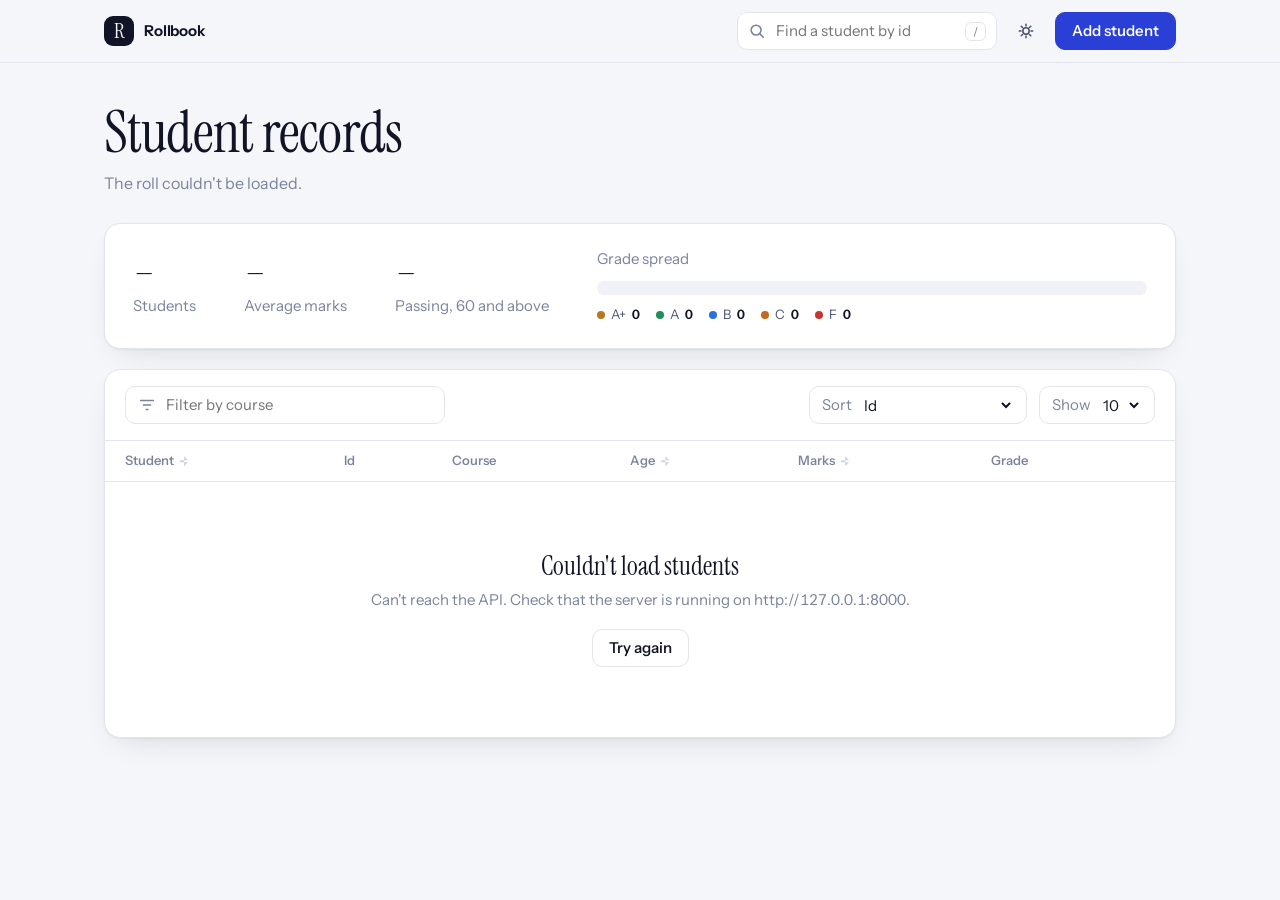
<file: index.html>
<!doctype html>
<html lang="en">
<head>
  <meta charset="utf-8" />
  <meta name="viewport" content="width=device-width, initial-scale=1" />
  <title>Rollbook · Student records</title>
  <script>
    // Apply the saved theme before paint to avoid a flash
    (function () {
      var t = null;
      try { t = localStorage.getItem("rollbook-theme"); } catch (e) {}
      if (!t) t = matchMedia("(prefers-color-scheme: dark)").matches ? "dark" : "light";
      document.documentElement.dataset.theme = t;
    })();
  </script>
  <link rel="preconnect" href="https://fonts.googleapis.com" />
  <link rel="preconnect" href="https://fonts.gstatic.com" crossorigin />
  <link href="https://fonts.googleapis.com/css2?family=Instrument+Sans:wght@400..700&family=Instrument+Serif&display=swap" rel="stylesheet" />
  <style>
/* Rollbook: design tokens first, then base, layout and components */
:root {
  --bg: #f5f6fa; --surface: #ffffff; --surface-2: #f0f2f8;
  --ink: #101426; --ink-2: #4a5270; --ink-3: #7a829d; --line: #e2e5ee;
  --brand: #2a3fd6; --brand-ink: #ffffff; --brand-hover: #2133b8;
  --danger: #c8372d;
  --g-ap: #b7791f; --g-a: #1e8e5a; --g-b: #2a6fdb; --g-c: #c26a1b; --g-f: #c8372d;
  --av-l: 38%;
  --shadow: 0 1px 2px rgb(16 20 38 / .05), 0 12px 32px -16px rgb(16 20 38 / .18);
  --serif: "Instrument Serif", Georgia, serif;
  --sans: "Instrument Sans", system-ui, -apple-system, "Segoe UI", sans-serif;
  color-scheme: light;
}
:root[data-theme="dark"] {
  --bg: #0b0e19; --surface: #131828; --surface-2: #1a2036;
  --ink: #eef0f8; --ink-2: #aab1cc; --ink-3: #7c84a3; --line: #252c45;
  --brand: #8392ff; --brand-ink: #0b0e19; --brand-hover: #a0acff;
  --danger: #ff8a80;
  --g-ap: #f2c46b; --g-a: #5bd69a; --g-b: #7fb0ff; --g-c: #ffa95c; --g-f: #ff8a80;
  --av-l: 74%;
  --shadow: 0 1px 2px rgb(0 0 0 / .4), 0 12px 32px -16px rgb(0 0 0 / .6);
  color-scheme: dark;
}

*, *::before, *::after { box-sizing: border-box; }
body { margin: 0; background: var(--bg); color: var(--ink); font: 15px/1.5 var(--sans); -webkit-font-smoothing: antialiased; }
h1, h2, h3, p { margin: 0; }
button, input, select { font: inherit; color: inherit; }
button { cursor: pointer; }
svg { width: 18px; height: 18px; fill: none; stroke: currentColor; stroke-width: 1.7; stroke-linecap: round; stroke-linejoin: round; flex: none; }
:focus-visible { outline: 2px solid var(--brand); outline-offset: 2px; }
.muted { color: var(--ink-3); }
.fine { font-size: 13px; }
.sr-only { position: absolute; width: 1px; height: 1px; overflow: hidden; clip: rect(0 0 0 0); white-space: nowrap; }

/* ---------- top bar ---------- */
.topbar { position: sticky; top: 0; z-index: 10; background: color-mix(in srgb, var(--bg) 85%, transparent); backdrop-filter: blur(12px); border-bottom: 1px solid var(--line); }
.topbar-inner { max-width: 1120px; margin: 0 auto; padding: 12px 24px; display: flex; align-items: center; gap: 12px; }
.brand { display: flex; align-items: center; gap: 10px; font-weight: 650; letter-spacing: -.01em; margin-right: auto; }
.mark { display: grid; place-items: center; width: 30px; height: 30px; border-radius: 9px; background: var(--ink); color: var(--bg); font: 400 21px/1 var(--serif); }

.lookup { display: flex; align-items: center; gap: 8px; width: 260px; height: 38px; padding: 0 10px; border: 1px solid var(--line); border-radius: 10px; background: var(--surface); color: var(--ink-3); }
.lookup:focus-within { border-color: var(--brand); box-shadow: 0 0 0 3px color-mix(in srgb, var(--brand) 18%, transparent); }
.lookup input { flex: 1; min-width: 0; border: 0; outline: 0; background: none; color: var(--ink); }
kbd { font: 12px var(--sans); padding: 1px 7px; border: 1px solid var(--line); border-radius: 6px; color: var(--ink-3); }

/* ---------- buttons ---------- */
.btn { height: 38px; padding: 0 16px; border-radius: 10px; border: 1px solid var(--line); background: var(--surface); font-weight: 550; transition: background .15s, border-color .15s; }
.btn:hover:not(:disabled) { background: var(--surface-2); }
.btn.primary { background: var(--brand); border-color: var(--brand); color: var(--brand-ink); }
.btn.primary:hover:not(:disabled) { background: var(--brand-hover); border-color: var(--brand-hover); }
.btn.ghost { background: transparent; }
.btn.danger { background: var(--danger); border-color: var(--danger); color: #fff; }
:root[data-theme="dark"] .btn.danger { color: #1a0a09; }
.btn:disabled { opacity: .55; cursor: not-allowed; }
.icon-btn { display: inline-grid; place-items: center; width: 34px; height: 34px; border: 0; border-radius: 9px; background: none; color: var(--ink-2); }
.icon-btn:hover { background: var(--surface-2); color: var(--ink); }
.icon-btn.danger:hover { color: var(--danger); }
.i-moon { display: none; }
:root[data-theme="dark"] .i-sun { display: none; }
:root[data-theme="dark"] .i-moon { display: block; }

/* ---------- page ---------- */
main { max-width: 1120px; margin: 0 auto; padding: 40px 24px 72px; }
.intro { margin-bottom: 28px; }
.intro h1 { font: 400 clamp(2.4rem, 5vw, 3.6rem)/1.05 var(--serif); letter-spacing: -.015em; }
.intro p { margin-top: 8px; font-size: 16px; }

.overview { display: grid; grid-template-columns: repeat(3, auto) minmax(260px, 1fr); gap: 20px 48px; padding: 24px 28px; margin-bottom: 20px; background: var(--surface); border: 1px solid var(--line); border-radius: 16px; box-shadow: var(--shadow); }
.stat { display: flex; flex-direction: column; }
.stat-num { font: 400 2.75rem/1.05 var(--serif); letter-spacing: -.01em; font-variant-numeric: tabular-nums; }
.spread { display: flex; flex-direction: column; gap: 10px; justify-content: center; }
.bar { display: flex; gap: 3px; height: 14px; }
.bar i { border-radius: 99px; background: var(--g); min-width: 8px; }
.bar.empty { background: var(--surface-2); border-radius: 99px; }
.legend { display: flex; flex-wrap: wrap; gap: 6px 16px; margin: 0; padding: 0; list-style: none; font-size: 13px; color: var(--ink-2); }
.legend li { display: flex; align-items: center; gap: 6px; }
.legend b { font-weight: 600; color: var(--ink); font-variant-numeric: tabular-nums; }
.dot { width: 8px; height: 8px; border-radius: 50%; background: var(--g); }

/* grade colour hooks */
.g-ap { --g: var(--g-ap); } .g-a { --g: var(--g-a); } .g-b { --g: var(--g-b); } .g-c { --g: var(--g-c); } .g-f { --g: var(--g-f); }
.grade { display: inline-flex; justify-content: center; min-width: 40px; padding: 3px 11px; border-radius: 99px; font-weight: 650; font-size: 13.5px; color: var(--ink-3); background: var(--surface-2); }
.grade[class*="g-"] { color: var(--g); background: color-mix(in srgb, var(--g) 14%, transparent); }

/* ---------- lookup result ---------- */
.found { display: flex; align-items: center; gap: 14px; padding: 14px 18px; margin-bottom: 20px; background: var(--surface); border: 1px solid var(--brand); border-radius: 14px; box-shadow: 0 0 0 4px color-mix(in srgb, var(--brand) 10%, transparent); }
.found-main { flex: 1; min-width: 0; }

/* ---------- table panel ---------- */
.panel { background: var(--surface); border: 1px solid var(--line); border-radius: 16px; box-shadow: var(--shadow); overflow: hidden; }
.toolbar { display: flex; flex-wrap: wrap; gap: 12px; justify-content: space-between; padding: 16px 20px; }
.toolbar-end { display: flex; gap: 12px; flex-wrap: wrap; }
.search, .select { display: flex; align-items: center; gap: 8px; height: 38px; padding: 0 12px; border: 1px solid var(--line); border-radius: 10px; background: var(--surface); color: var(--ink-3); }
.search { width: min(320px, 100%); }
.search:focus-within, .select:focus-within { border-color: var(--brand); }
.search input { flex: 1; min-width: 0; border: 0; outline: 0; background: none; color: var(--ink); }
.select select { border: 0; outline: 0; background: none; color: var(--ink); padding-right: 4px; cursor: pointer; }
.select select option { background: var(--surface); color: var(--ink); }

.table-wrap { overflow-x: auto; transition: opacity .15s; }
.table-wrap.is-loading { opacity: .55; pointer-events: none; }
table { width: 100%; border-collapse: collapse; }
th { text-align: left; font-weight: 550; font-size: 13px; color: var(--ink-3); padding: 10px 20px; border-top: 1px solid var(--line); background: var(--surface); white-space: nowrap; }
td { padding: 14px 20px; border-top: 1px solid var(--line); vertical-align: middle; font-variant-numeric: tabular-nums; }
tbody tr:hover { background: var(--surface-2); }
.th-btn { display: inline-flex; align-items: center; gap: 6px; padding: 0; border: 0; background: none; font: inherit; color: inherit; }
.th-btn:hover { color: var(--ink); }
.caret { width: 8px; height: 10px; opacity: .35; background: currentColor; clip-path: polygon(50% 0, 100% 40%, 0 40%, 0 60%, 100% 60%, 50% 100%); }
th[aria-sort="ascending"] .caret { opacity: 1; clip-path: polygon(50% 0, 100% 70%, 0 70%); color: var(--brand); }
th[aria-sort="descending"] .caret { opacity: 1; clip-path: polygon(0 30%, 100% 30%, 50% 100%); color: var(--brand); }
th[aria-sort]:not([aria-sort="none"]) { color: var(--ink); }

.person { display: flex; align-items: center; gap: 12px; min-width: 0; }
.name { font-weight: 600; }
.email { font-size: 13px; color: var(--ink-3); }
.avatar { display: grid; place-items: center; flex: none; width: 38px; height: 38px; border-radius: 50%; font-size: 13px; font-weight: 650; background: hsl(var(--h) 70% 55% / .16); color: hsl(var(--h) 55% var(--av-l)); }
.avatar.lg { width: 46px; height: 46px; font-size: 15px; }
.marks { display: flex; align-items: center; gap: 10px; }
.marks > span:first-child { width: 2.2ch; font-weight: 600; }
.meter { width: 72px; height: 5px; border-radius: 99px; background: var(--surface-2); overflow: hidden; }
.meter i { display: block; height: 100%; border-radius: 99px; background: var(--g); }
.col-act { width: 1%; text-align: right; }
.row-actions { display: flex; justify-content: flex-end; gap: 2px; opacity: 0; transition: opacity .12s; }
tr:hover .row-actions, tr:focus-within .row-actions { opacity: 1; }
@media (hover: none) { .row-actions { opacity: 1; } }

.state { display: grid; justify-items: center; gap: 6px; padding: 56px 16px; text-align: center; }
.state h3 { font: 400 1.6rem/1.2 var(--serif); }
.state .btn { margin-top: 12px; }

.sk { display: block; height: 11px; margin: 6px 0; border-radius: 6px; background: linear-gradient(90deg, var(--surface-2), var(--line), var(--surface-2)); background-size: 200% 100%; animation: shimmer 1.4s linear infinite; }
.avatar.sk { width: 38px; height: 38px; border-radius: 50%; margin: 0; }
.w30 { width: 30px; } .w40 { width: 56px; } .w60 { width: 110px; } .grow { flex: 1; }
@keyframes shimmer { to { background-position: -200% 0; } }

.pager { display: flex; align-items: center; justify-content: space-between; gap: 12px; flex-wrap: wrap; padding: 14px 20px; border-top: 1px solid var(--line); }
.pager:empty { display: none; }
.pages { display: flex; align-items: center; gap: 4px; }
.pg { display: inline-grid; place-items: center; min-width: 34px; height: 34px; padding: 0 8px; border: 0; border-radius: 9px; background: none; color: var(--ink-2); font-weight: 550; }
.pg:hover:not(:disabled):not(.on) { background: var(--surface-2); }
.pg.on { background: var(--ink); color: var(--bg); }
.pg:disabled { opacity: .35; cursor: not-allowed; }
.gap { padding: 0 4px; color: var(--ink-3); }

/* ---------- drawer ---------- */
dialog { padding: 0; border: 0; color: var(--ink); background: var(--surface); }
dialog::backdrop { background: rgb(8 10 20 / .5); backdrop-filter: blur(3px); }
.drawer { width: min(460px, 100%); max-width: none; height: 100dvh; max-height: none; margin: 0 0 0 auto; box-shadow: -20px 0 60px -20px rgb(0 0 0 / .35); }
.drawer[open] { animation: slide-in .26s cubic-bezier(.2, .8, .2, 1); }
@keyframes slide-in { from { transform: translateX(32px); opacity: 0; } }
.drawer form { display: flex; flex-direction: column; height: 100%; }
.drawer-head, .drawer-foot { display: flex; align-items: center; gap: 10px; padding: 18px 24px; }
.drawer-head { justify-content: space-between; border-bottom: 1px solid var(--line); }
.drawer-head h2 { font: 400 1.8rem/1.1 var(--serif); }
.drawer-body { flex: 1; overflow-y: auto; padding: 24px; display: grid; gap: 20px; align-content: start; }
.drawer-foot { border-top: 1px solid var(--line); }
.spacer { flex: 1; }
.preview { display: flex; align-items: center; gap: 8px; }
.field { display: grid; gap: 6px; }
.field-row { display: grid; grid-template-columns: 1fr 1fr; gap: 16px; }
.field label { font-weight: 550; font-size: 14px; }
.field input { height: 42px; padding: 0 12px; border: 1px solid var(--line); border-radius: 10px; background: var(--bg); color: var(--ink); width: 100%; }
.field input:focus { outline: 0; border-color: var(--brand); box-shadow: 0 0 0 3px color-mix(in srgb, var(--brand) 18%, transparent); }
.field input:disabled { opacity: .6; }
.hint { font-size: 13px; color: var(--ink-3); }
.err { font-size: 13px; color: var(--danger); display: none; }
.field.invalid .err { display: block; }
.field.invalid .hint { display: none; }
.field.invalid input { border-color: var(--danger); }

/* ---------- confirm dialog ---------- */
.confirm { width: min(420px, calc(100% - 32px)); margin: auto; padding: 24px; border-radius: 16px; box-shadow: var(--shadow); }
.confirm h2 { font: 400 1.7rem/1.1 var(--serif); margin-bottom: 8px; }
.confirm-actions { display: flex; justify-content: flex-end; gap: 8px; margin-top: 22px; }
.confirm[open] { animation: pop .18s ease-out; }
@keyframes pop { from { transform: scale(.97); opacity: 0; } }

/* ---------- toasts ---------- */
.toasts { position: fixed; left: 50%; bottom: 24px; z-index: 50; display: grid; gap: 8px; transform: translateX(-50%); width: min(420px, calc(100% - 32px)); pointer-events: none; }
.toast { padding: 12px 16px; border-radius: 12px; background: var(--ink); color: var(--bg); font-weight: 500; box-shadow: var(--shadow); animation: pop .2s ease-out; }
.toast.error { background: var(--danger); color: #fff; }
:root[data-theme="dark"] .toast.error { color: #1a0a09; }

/* ---------- responsive ---------- */
@media (max-width: 900px) {
  .overview { grid-template-columns: repeat(3, 1fr); }
  .spread { grid-column: 1 / -1; }
  .col-course, .col-age { display: none; }
}
@media (max-width: 640px) {
  .topbar-inner { flex-wrap: wrap; padding: 10px 16px; }
  .lookup { order: 5; width: 100%; }
  main { padding: 28px 16px 56px; }
  .overview { padding: 18px; gap: 16px 20px; }
  .stat-num { font-size: 2.1rem; }
  .col-id, .meter { display: none; }
  .toolbar, th, td, .pager { padding-left: 14px; padding-right: 14px; }
  .field-row { grid-template-columns: 1fr; }
  kbd { display: none; }
}
@media (prefers-reduced-motion: reduce) {
  *, *::before, *::after { animation: none !important; transition: none !important; }
}

</style>
</head>
<body>
  <header class="topbar">
    <div class="topbar-inner">
      <div class="brand"><span class="mark" aria-hidden="true">R</span>Rollbook</div>

      <form id="lookup" class="lookup" role="search">
        <svg viewBox="0 0 20 20" aria-hidden="true"><circle cx="9" cy="9" r="5.5"/><path d="m13.5 13.5 3.5 3.5"/></svg>
        <input id="lookupInput" type="text" placeholder="Find a student by id" aria-label="Find a student by id" autocomplete="off" />
        <kbd aria-hidden="true">/</kbd>
      </form>

      <button id="themeBtn" class="icon-btn" type="button" aria-label="Switch colour theme">
        <svg class="i-sun" viewBox="0 0 20 20" aria-hidden="true"><circle cx="10" cy="10" r="3.5"/><path d="M10 2.5v2M10 15.5v2M2.5 10h2M15.5 10h2M4.7 4.7l1.4 1.4M13.9 13.9l1.4 1.4M4.7 15.3l1.4-1.4M13.9 6.1l1.4-1.4"/></svg>
        <svg class="i-moon" viewBox="0 0 20 20" aria-hidden="true"><path d="M16.5 11.8A6.8 6.8 0 0 1 8.2 3.5a6.8 6.8 0 1 0 8.3 8.3Z"/></svg>
      </button>
      <button id="addBtn" class="btn primary" type="button">Add student</button>
    </div>
  </header>

  <main>
    <section class="intro">
      <h1>Student records</h1>
      <p id="introSub" class="muted">Loading the roll…</p>
    </section>

    <div id="found"></div>
    <section id="overview" class="overview" aria-label="Overview"></section>

    <section class="panel">
      <div class="toolbar">
        <label class="search">
          <span class="sr-only">Filter by course</span>
          <svg viewBox="0 0 20 20" aria-hidden="true"><path d="M3 5h14M6 10h8M9 15h2"/></svg>
          <input id="courseInput" type="search" placeholder="Filter by course" autocomplete="off" />
        </label>
        <div class="toolbar-end">
          <label class="select">
            <span class="muted">Sort</span>
            <select id="sortSelect">
              <option value="">Id</option>
              <option value="name:asc">Name, A to Z</option>
              <option value="name:desc">Name, Z to A</option>
              <option value="marks:desc">Marks, high to low</option>
              <option value="marks:asc">Marks, low to high</option>
              <option value="age:asc">Age, youngest first</option>
              <option value="age:desc">Age, oldest first</option>
            </select>
          </label>
          <label class="select">
            <span class="muted">Show</span>
            <select id="limitSelect">
              <option>5</option><option selected>10</option><option>25</option><option>50</option>
            </select>
          </label>
        </div>
      </div>

      <div id="tableWrap" class="table-wrap">
        <table>
          <thead>
            <tr>
              <th scope="col" data-th="name"><button class="th-btn" data-sort="name" type="button">Student<i class="caret"></i></button></th>
              <th scope="col" class="col-id">Id</th>
              <th scope="col" class="col-course">Course</th>
              <th scope="col" class="col-age" data-th="age"><button class="th-btn" data-sort="age" type="button">Age<i class="caret"></i></button></th>
              <th scope="col" data-th="marks"><button class="th-btn" data-sort="marks" type="button">Marks<i class="caret"></i></button></th>
              <th scope="col">Grade</th>
              <th scope="col" class="col-act"><span class="sr-only">Actions</span></th>
            </tr>
          </thead>
          <tbody id="tbody"></tbody>
        </table>
      </div>
      <nav id="pager" class="pager" aria-label="Pagination"></nav>
    </section>
  </main>

  <!-- Add / edit drawer -->
  <dialog id="drawer" class="drawer" aria-labelledby="drawerTitle">
    <form id="studentForm" novalidate>
      <header class="drawer-head">
        <h2 id="drawerTitle">Add student</h2>
        <button type="button" class="icon-btn" data-close aria-label="Close">
          <svg viewBox="0 0 20 20" aria-hidden="true"><path d="m5 5 10 10M15 5 5 15"/></svg>
        </button>
      </header>

      <div class="drawer-body">
        <div class="field" data-field="id">
          <label for="f-id">Student id</label>
          <input id="f-id" type="text" placeholder="S001" autocomplete="off" />
          <p class="err" role="alert"></p>
        </div>
        <div class="field" data-field="name">
          <label for="f-name">Full name</label>
          <input id="f-name" type="text" placeholder="Annaya Iyer" autocomplete="off" />
          <p class="hint">Letters and spaces only.</p><p class="err" role="alert"></p>
        </div>
        <div class="field-row">
          <div class="field" data-field="age">
            <label for="f-age">Age</label>
            <input id="f-age" type="number" inputmode="numeric" placeholder="20" />
            <p class="err" role="alert"></p>
          </div>
          <div class="field" data-field="marks">
            <label for="f-marks">Marks</label>
            <input id="f-marks" type="number" inputmode="numeric" placeholder="0 to 100" />
            <p class="err" role="alert"></p>
          </div>
        </div>
        <div class="field" data-field="course">
          <label for="f-course">Course</label>
          <input id="f-course" type="text" placeholder="Python" autocomplete="off" />
          <p class="err" role="alert"></p>
        </div>
        <div class="field" data-field="email">
          <label for="f-email">Email</label>
          <input id="f-email" type="email" placeholder="annaya@example.com" autocomplete="off" />
          <p class="err" role="alert"></p>
        </div>
      </div>

      <footer class="drawer-foot">
        <span class="preview muted">Grade <b id="gradePreview" class="grade">–</b></span>
        <span class="spacer"></span>
        <button type="button" class="btn ghost" data-close>Cancel</button>
        <button type="submit" id="saveBtn" class="btn primary">Create student</button>
      </footer>
    </form>
  </dialog>

  <!-- Delete confirmation -->
  <dialog id="confirm" class="confirm" aria-labelledby="confirmTitle">
    <form method="dialog">
      <h2 id="confirmTitle">Delete student?</h2>
      <p id="confirmText" class="muted"></p>
      <div class="confirm-actions">
        <button class="btn ghost" value="cancel">Keep student</button>
        <button class="btn danger" value="ok" id="confirmOk">Delete student</button>
      </div>
    </form>
  </dialog>

  <div id="toasts" class="toasts" aria-live="polite"></div>
  <script>
/* API layer: one function per FastAPI route in main.py */
const Api = (() => {
  // Change this (or set window.ROLLBOOK_API_URL before this script) if the backend runs elsewhere
  const BASE = window.ROLLBOOK_API_URL ||
    (location.hostname.endsWith("onrender.com")
      ? "https://fastapi-and-postgres-fqmd.onrender.com"
      : "http://127.0.0.1:8000");

  class ApiError extends Error {
    constructor(message, status, fields) {
      super(message);
      this.status = status;
      this.fields = fields || null; // { fieldName: message } from Pydantic 422 errors
    }
  }

  function parseError(body, status) {
    const detail = body && body.detail;
    if (typeof detail === "string") return new ApiError(detail, status);
    if (Array.isArray(detail)) {
      const fields = {};
      detail.forEach((e) => {
        const key = e.loc[e.loc.length - 1];
        if (!fields[key]) fields[key] = e.msg.replace(/^Value error, /, "");
      });
      return new ApiError("Some fields need attention.", status, fields);
    }
    return new ApiError(`Request failed (${status}).`, status);
  }

  async function request(path, options = {}) {
    let res;
    try {
      res = await fetch(BASE + path, {
        headers: { "Content-Type": "application/json" },
        ...options,
      });
    } catch (err) {
      if (err.name === "AbortError") throw err;
      throw new ApiError("Can't reach the API. Check that the server is running on " + BASE + ".", 0);
    }
    const body = await res.json().catch(() => null);
    if (!res.ok) throw parseError(body, res.status);
    return body;
  }

  const enc = encodeURIComponent;

  return {
    // GET /students?course=&sort_by=&order=&page=&limit=
    list(params, signal) {
      const q = new URLSearchParams();
      Object.entries(params).forEach(([k, v]) => {
        if (v !== undefined && v !== null && v !== "") q.set(k, v);
      });
      return request(`/students?${q}`, { signal });
    },
    get: (id) => request(`/student/${enc(id)}`),
    create: (student) => request("/CreateStudent", { method: "POST", body: JSON.stringify(student) }),
    update: (id, changes) => request(`/UpdateStudent/${enc(id)}`, { method: "PUT", body: JSON.stringify(changes) }),
    remove: (id) => request(`/DeleteStudent/${enc(id)}`, { method: "DELETE" }),
  };
})();

/* Client-side mirror of the Pydantic rules in main.py (StudentCreate / StudentUpdate / grade) */
const Validation = (() => {
  const EMAIL = /^[^\s@]+@[^\s@]+\.[^\s@]+$/;

  const gradeFor = (m) => (m >= 90 ? "A+" : m >= 80 ? "A" : m >= 70 ? "B" : m >= 60 ? "C" : "F");
  const gradeKey = (g) => ({ "A+": "ap", A: "a", B: "b", C: "c", F: "f" })[g];

  // Python str.title()
  const titleCase = (s) =>
    s.toLowerCase().replace(/(^|[^\p{L}])(\p{L})/gu, (_, a, b) => a + b.toUpperCase());

  const intIn = (raw, min, max) =>
    String(raw).trim() !== "" && Number.isInteger(Number(raw)) && Number(raw) >= min && Number(raw) <= max;

  function validate(v) {
    const errors = {};
    const clean = {};

    clean.id = v.id.trim();
    if (!clean.id) errors.id = "Enter an id, for example S001.";

    clean.name = v.name;
    const letters = v.name.replace(/ /g, "");
    if (v.name.length < 2 || v.name.length > 50) errors.name = "Name must be 2 to 50 characters.";
    else if (!letters || !/^\p{L}+$/u.test(letters)) errors.name = "Use letters and spaces only.";
    else clean.name = titleCase(v.name);

    if (!intIn(v.age, 1, 100)) errors.age = "Enter a whole number from 1 to 100.";
    clean.age = Number(v.age);

    if (!intIn(v.marks, 0, 100)) errors.marks = "Enter a whole number from 0 to 100.";
    clean.marks = Number(v.marks);

    clean.course = v.course.trim();
    if (!clean.course) errors.course = "Enter a course.";
    else if (clean.course.length > 50) errors.course = "Course can be at most 50 characters.";

    clean.email = v.email.trim();
    if (!EMAIL.test(clean.email)) errors.email = "Enter a valid email address.";

    return { errors, clean };
  }

  // Only send fields that changed (the backend applies exclude_unset)
  function diff(original, clean) {
    const out = {};
    ["name", "age", "marks", "course", "email"].forEach((k) => {
      if (clean[k] !== original[k]) out[k] = clean[k];
    });
    return out;
  }

  return { gradeFor, gradeKey, validate, diff };
})();

/* Rollbook: state, rendering and events */
(() => {
  "use strict";

  /* ---------- helpers ---------- */
  const $ = (sel, root = document) => root.querySelector(sel);
  const esc = (s) =>
    String(s).replace(/[&<>"']/g, (c) => ({ "&": "&amp;", "<": "&lt;", ">": "&gt;", '"': "&quot;", "'": "&#39;" })[c]);
  const debounce = (fn, ms) => {
    let t;
    return (...a) => { clearTimeout(t); t = setTimeout(() => fn(...a), ms); };
  };
  const hue = (str) => [...str].reduce((h, c) => (h * 31 + c.charCodeAt(0)) % 360, 7);
  const initials = (name) => {
    const w = name.trim().split(/\s+/);
    return ((w[0] || "")[0] + (w.length > 1 ? w[w.length - 1][0] : "")).toUpperCase();
  };
  const plural = (n, word) => `${n} ${word}${n === 1 ? "" : "s"}`;
  const { gradeFor, gradeKey } = Validation;
  const GRADES = ["A+", "A", "B", "C", "F"];

  const ICON = {
    edit: '<svg viewBox="0 0 20 20" aria-hidden="true"><path d="m12.5 4.5 3 3M4 16l.7-3.3 8.8-8.8 2.6 2.6-8.8 8.8L4 16Z"/></svg>',
    trash: '<svg viewBox="0 0 20 20" aria-hidden="true"><path d="M4 6h12M8 6V4h4v2M6 6l.7 10h6.6L14 6"/></svg>',
    prev: '<svg viewBox="0 0 20 20" aria-hidden="true"><path d="m12 5-5 5 5 5"/></svg>',
    next: '<svg viewBox="0 0 20 20" aria-hidden="true"><path d="m8 5 5 5-5 5"/></svg>',
  };

  /* ---------- state ---------- */
  const state = {
    course: "", sortBy: null, order: "asc", page: 1, limit: 10,
    data: null,      // last /students page response
    stats: null,     // summary of up to 100 students for the current course filter
    loading: true, error: null, found: null,
  };

  const el = {
    intro: $("#introSub"), overview: $("#overview"), found: $("#found"),
    tbody: $("#tbody"), wrap: $("#tableWrap"), pager: $("#pager"),
    course: $("#courseInput"), sort: $("#sortSelect"), limit: $("#limitSelect"),
    drawer: $("#drawer"), form: $("#studentForm"), save: $("#saveBtn"), preview: $("#gradePreview"),
    confirm: $("#confirm"), toasts: $("#toasts"), lookup: $("#lookup"), lookupInput: $("#lookupInput"),
  };
  const inputs = {
    id: $("#f-id"), name: $("#f-name"), age: $("#f-age"),
    marks: $("#f-marks"), course: $("#f-course"), email: $("#f-email"),
  };

  /* ---------- data ---------- */
  let controller;

  function summarize(res) {
    const list = res.students;
    const dist = Object.fromEntries(GRADES.map((g) => [g, 0]));
    let sum = 0;
    list.forEach((s) => { dist[gradeFor(s.marks)]++; sum += s.marks; });
    const n = list.length;
    return {
      total: res.total_students, sample: n, dist,
      avg: n ? Math.round((sum / n) * 10) / 10 : null,
      pass: n ? Math.round(((n - dist.F) / n) * 100) : null,
    };
  }

  async function load() {
    if (controller) controller.abort();
    controller = new AbortController();
    state.loading = true;
    state.error = null;
    render();
    const base = { course: state.course };
    try {
      const [pageRes, statsRes] = await Promise.all([
        Api.list({ ...base, sort_by: state.sortBy, order: state.order, page: state.page, limit: state.limit }, controller.signal),
        Api.list({ ...base, limit: 100 }, controller.signal),
      ]);
      if (!pageRes.students.length && pageRes.total_students > 0 && state.page > 1) {
        state.page = Math.ceil(pageRes.total_students / state.limit); // deleted the last row of the last page
        return load();
      }
      state.data = pageRes;
      state.stats = summarize(statsRes);
    } catch (err) {
      if (err.name === "AbortError") return;
      state.error = err.message;
    }
    state.loading = false;
    render();
  }

  /* ---------- rendering ---------- */
  function render() {
    renderIntro(); renderOverview(); renderFound(); renderSortUI(); renderTable(); renderPager();
  }

  function renderIntro() {
    const s = state.stats;
    if (state.error && !s) el.intro.textContent = "The roll couldn't be loaded.";
    else if (!s) el.intro.textContent = "Loading the roll…";
    else {
      const where = state.course ? ` enrolled in ${state.course}` : " on the roll";
      el.intro.textContent = `${plural(s.total, "student")}${where}.`;
    }
  }

  function renderOverview() {
    const s = state.stats;
    const num = (v, suffix = "") => (v === null || v === undefined ? "–" : v + suffix);
    const bar = s && s.sample
      ? GRADES.filter((g) => s.dist[g]).map((g) =>
          `<i class="g-${gradeKey(g)}" style="flex:${s.dist[g]}" title="${g}: ${s.dist[g]}"></i>`).join("")
      : "";
    const legend = GRADES.map((g) =>
      `<li><span class="dot g-${gradeKey(g)}"></span>${g}<b>${s ? s.dist[g] : 0}</b></li>`).join("");
    const note = s && s.total > s.sample ? `<p class="fine muted">Based on the first ${s.sample} students.</p>` : "";

    el.overview.innerHTML = `
      <div class="stat"><span class="stat-num">${num(s && s.total)}</span><span class="muted">Students</span></div>
      <div class="stat"><span class="stat-num">${num(s && s.avg)}</span><span class="muted">Average marks</span></div>
      <div class="stat"><span class="stat-num">${num(s && s.pass, "%")}</span><span class="muted">Passing, 60 and above</span></div>
      <div class="spread">
        <span class="muted">Grade spread</span>
        <div class="bar${bar ? "" : " empty"}" role="img" aria-label="Grade distribution">${bar}</div>
        <ul class="legend">${legend}</ul>${note}
      </div>`;
  }

  function renderFound() {
    const s = state.found;
    if (!s) { el.found.innerHTML = ""; return; }
    const g = s.grade || gradeFor(s.marks);
    el.found.innerHTML = `
      <section class="found" aria-label="Lookup result">
        <span class="avatar lg" style="--h:${hue(s.id)}">${esc(initials(s.name))}</span>
        <div class="found-main">
          <div class="name">${esc(s.name)} <span class="muted">· ${esc(s.id)}</span></div>
          <div class="muted">${esc(s.course)} · age ${s.age} · ${s.marks} marks · ${esc(s.email)}</div>
        </div>
        <span class="grade g-${gradeKey(g)}">${esc(g)}</span>
        <button class="btn ghost" data-found="edit" type="button">Edit</button>
        <button class="icon-btn" data-found="dismiss" type="button" aria-label="Dismiss result">
          <svg viewBox="0 0 20 20" aria-hidden="true"><path d="m5 5 10 10M15 5 5 15"/></svg>
        </button>
      </section>`;
  }

  function renderSortUI() {
    el.sort.value = state.sortBy ? `${state.sortBy}:${state.order}` : "";
    document.querySelectorAll("th[data-th]").forEach((th) => {
      const active = th.dataset.th === state.sortBy;
      th.setAttribute("aria-sort", active ? (state.order === "asc" ? "ascending" : "descending") : "none");
    });
  }

  function rowHTML(s) {
    const g = s.grade || gradeFor(s.marks);
    const k = gradeKey(g);
    return `
      <tr data-id="${esc(s.id)}">
        <td><div class="person">
          <span class="avatar" style="--h:${hue(s.id)}">${esc(initials(s.name))}</span>
          <div><div class="name">${esc(s.name)}</div><div class="email">${esc(s.email)}</div></div>
        </div></td>
        <td class="col-id">${esc(s.id)}</td>
        <td class="col-course">${esc(s.course)}</td>
        <td class="col-age">${s.age}</td>
        <td><div class="marks"><span>${s.marks}</span><span class="meter"><i class="g-${k}" style="width:${s.marks}%"></i></span></div></td>
        <td><span class="grade g-${k}">${esc(g)}</span></td>
        <td class="col-act"><div class="row-actions">
          <button class="icon-btn" data-action="edit" type="button" aria-label="Edit ${esc(s.name)}">${ICON.edit}</button>
          <button class="icon-btn danger" data-action="delete" type="button" aria-label="Delete ${esc(s.name)}">${ICON.trash}</button>
        </div></td>
      </tr>`;
  }

  function renderTable() {
    el.wrap.classList.toggle("is-loading", state.loading && !!state.data);
    if (state.error) {
      el.tbody.innerHTML = `<tr><td colspan="7"><div class="state">
        <h3>Couldn't load students</h3><p class="muted">${esc(state.error)}</p>
        <button class="btn" data-action="retry" type="button">Try again</button></div></td></tr>`;
      return;
    }
    if (state.loading && !state.data) {
      el.tbody.innerHTML = Array.from({ length: Math.min(state.limit, 6) }, () =>
        `<tr class="skel"><td><div class="person"><span class="avatar sk"></span><div class="grow"><span class="sk w60"></span><span class="sk w40"></span></div></div></td>
         <td class="col-id"><span class="sk w40"></span></td><td class="col-course"><span class="sk w60"></span></td>
         <td class="col-age"><span class="sk w30"></span></td><td><span class="sk w60"></span></td>
         <td><span class="sk w40"></span></td><td></td></tr>`).join("");
      return;
    }
    const list = state.data ? state.data.students : [];
    if (!list.length) {
      const filtered = !!state.course;
      el.tbody.innerHTML = `<tr><td colspan="7"><div class="state">
        <h3>${filtered ? `No students in “${esc(state.course)}”` : "No students yet"}</h3>
        <p class="muted">${filtered ? "Check the spelling or clear the filter." : "Add the first student to start the roll."}</p>
        <button class="btn ${filtered ? "" : "primary"}" data-action="${filtered ? "clear" : "add"}" type="button">${filtered ? "Clear filter" : "Add student"}</button>
      </div></td></tr>`;
      return;
    }
    el.tbody.innerHTML = list.map(rowHTML).join("");
  }

  function pageWindow(cur, pages) {
    const set = new Set([1, pages, cur - 1, cur, cur + 1].filter((p) => p >= 1 && p <= pages));
    const out = [];
    [...set].sort((a, b) => a - b).forEach((p, i, arr) => {
      if (i && p - arr[i - 1] > 1) out.push("gap");
      out.push(p);
    });
    return out;
  }

  function renderPager() {
    const d = state.data;
    if (state.error || !d || !d.total_students) { el.pager.innerHTML = ""; return; }
    const pages = Math.max(1, Math.ceil(d.total_students / d.limit));
    const from = (d.page - 1) * d.limit + 1;
    const to = Math.min(d.total_students, d.page * d.limit);
    const nums = pageWindow(d.page, pages).map((p) =>
      p === "gap" ? '<span class="gap" aria-hidden="true">…</span>'
        : `<button type="button" class="pg${p === d.page ? " on" : ""}" data-page="${p}" ${p === d.page ? 'aria-current="page"' : ""}>${p}</button>`).join("");
    el.pager.innerHTML = `
      <span class="muted">Showing ${from} to ${to} of ${d.total_students}</span>
      <div class="pages">
        <button type="button" class="pg" data-page="${d.page - 1}" ${d.page <= 1 ? "disabled" : ""} aria-label="Previous page">${ICON.prev}</button>
        ${nums}
        <button type="button" class="pg" data-page="${d.page + 1}" ${d.page >= pages ? "disabled" : ""} aria-label="Next page">${ICON.next}</button>
      </div>`;
  }

  /* ---------- toasts ---------- */
  function toast(message, kind = "ok") {
    const t = document.createElement("div");
    t.className = `toast ${kind}`;
    t.textContent = message;
    el.toasts.appendChild(t);
    setTimeout(() => t.remove(), 4200);
  }

  /* ---------- add / edit drawer ---------- */
  let editing = null;
  let submitted = false;

  function showErrors(errors) {
    Object.keys(inputs).forEach((k) => {
      const field = $(`[data-field="${k}"]`);
      const msg = errors[k] || "";
      field.classList.toggle("invalid", !!msg);
      $(".err", field).textContent = msg;
      inputs[k].setAttribute("aria-invalid", msg ? "true" : "false");
    });
  }

  const readForm = () => ({
    id: editing ? editing.id : inputs.id.value,
    name: inputs.name.value, age: inputs.age.value, marks: inputs.marks.value,
    course: inputs.course.value, email: inputs.email.value,
  });

  function updateGradePreview() {
    const raw = inputs.marks.value.trim();
    const m = Number(raw);
    const ok = raw !== "" && Number.isInteger(m) && m >= 0 && m <= 100;
    const g = ok ? gradeFor(m) : null;
    el.preview.textContent = g || "–";
    el.preview.className = "grade" + (g ? ` g-${gradeKey(g)}` : "");
  }

  function openDrawer(student = null) {
    editing = student;
    submitted = false;
    $("#drawerTitle").textContent = student ? `Edit ${student.name}` : "Add student";
    el.save.textContent = student ? "Save changes" : "Create student";
    inputs.id.value = student ? student.id : "";
    inputs.id.disabled = !!student;
    inputs.name.value = student ? student.name : "";
    inputs.age.value = student ? student.age : "";
    inputs.marks.value = student ? student.marks : "";
    inputs.course.value = student ? student.course : "";
    inputs.email.value = student ? student.email : "";
    showErrors({});
    updateGradePreview();
    el.drawer.showModal();
    (student ? inputs.name : inputs.id).focus();
  }

  const closeDrawer = () => el.drawer.close();

  function serverFieldErrors(err) {
    if (err.fields) return err.fields;
    if (/email/i.test(err.message)) return { email: err.message };
    if (/\bId\b/.test(err.message)) return { id: err.message };
    return null;
  }

  async function onSubmit(e) {
    e.preventDefault();
    submitted = true;
    const { errors, clean } = Validation.validate(readForm());
    showErrors(errors);
    const firstBad = Object.keys(errors)[0];
    if (firstBad) { inputs[firstBad].focus(); return; }

    el.save.disabled = true;
    const label = el.save.textContent;
    el.save.textContent = "Saving…";
    try {
      if (editing) {
        const changes = Validation.diff(editing, clean);
        if (!Object.keys(changes).length) { closeDrawer(); toast("No changes to save"); return; }
        await Api.update(editing.id, changes);
        toast(`${clean.name} updated`);
      } else {
        await Api.create(clean);
        toast(`${clean.name} added`);
      }
      state.found = null;
      closeDrawer();
      load();
    } catch (err) {
      const fields = serverFieldErrors(err);
      if (fields) {
        showErrors(fields);
        const k = Object.keys(fields).find((f) => inputs[f]);
        if (k) inputs[k].focus();
      }
      toast(err.message, "error");
    } finally {
      el.save.disabled = false;
      el.save.textContent = label;
    }
  }

  /* ---------- delete ---------- */
  async function confirmDelete(student) {
    $("#confirmText").textContent = `${student.name} (${student.id}) will be removed from the roll. This can't be undone.`;
    el.confirm.returnValue = "";
    el.confirm.showModal();
    await new Promise((r) => el.confirm.addEventListener("close", r, { once: true }));
    if (el.confirm.returnValue !== "ok") return;
    try {
      await Api.remove(student.id);
      toast(`${student.name} deleted`);
      if (state.found && state.found.id === student.id) state.found = null;
      load();
    } catch (err) {
      toast(err.message, "error");
    }
  }

  /* ---------- events ---------- */
  const studentById = (id) => (state.data ? state.data.students.find((s) => s.id === id) : null);

  function cycleSort(field) {
    if (state.sortBy !== field) { state.sortBy = field; state.order = "asc"; }
    else if (state.order === "asc") state.order = "desc";
    else { state.sortBy = null; state.order = "asc"; }
    state.page = 1;
    load();
  }

  function bind() {
    $("#addBtn").addEventListener("click", () => openDrawer());

    $("#themeBtn").addEventListener("click", () => {
      const next = document.documentElement.dataset.theme === "dark" ? "light" : "dark";
      document.documentElement.dataset.theme = next;
      try { localStorage.setItem("rollbook-theme", next); } catch (e) {}
    });

    el.course.addEventListener("input", debounce(() => {
      state.course = el.course.value.trim();
      state.page = 1;
      load();
    }, 300));

    el.sort.addEventListener("change", () => {
      const [by, order] = el.sort.value ? el.sort.value.split(":") : [null, "asc"];
      state.sortBy = by; state.order = order; state.page = 1;
      load();
    });

    el.limit.addEventListener("change", () => { state.limit = Number(el.limit.value); state.page = 1; load(); });

    document.querySelector("thead").addEventListener("click", (e) => {
      const b = e.target.closest("[data-sort]");
      if (b) cycleSort(b.dataset.sort);
    });

    el.tbody.addEventListener("click", (e) => {
      const btn = e.target.closest("[data-action]");
      if (!btn) return;
      const row = btn.closest("tr");
      const student = row && row.dataset.id ? studentById(row.dataset.id) : null;
      switch (btn.dataset.action) {
        case "edit": if (student) openDrawer(student); break;
        case "delete": if (student) confirmDelete(student); break;
        case "retry": load(); break;
        case "add": openDrawer(); break;
        case "clear": el.course.value = ""; state.course = ""; state.page = 1; load(); break;
      }
    });

    el.pager.addEventListener("click", (e) => {
      const b = e.target.closest("[data-page]");
      if (!b || b.disabled) return;
      state.page = Number(b.dataset.page);
      load();
      window.scrollTo({ top: 0, behavior: matchMedia("(prefers-reduced-motion: reduce)").matches ? "auto" : "smooth" });
    });

    el.found.addEventListener("click", (e) => {
      const b = e.target.closest("[data-found]");
      if (!b) return;
      if (b.dataset.found === "edit") openDrawer(state.found);
      else { state.found = null; renderFound(); }
    });

    el.lookup.addEventListener("submit", async (e) => {
      e.preventDefault();
      const id = el.lookupInput.value.trim();
      if (!id) return;
      try {
        state.found = await Api.get(id);
        renderFound();
      } catch (err) {
        state.found = null;
        renderFound();
        toast(err.message, "error");
      }
    });

    document.addEventListener("keydown", (e) => {
      const typing = /input|textarea|select/i.test(document.activeElement.tagName);
      if (e.key === "/" && !typing && !document.querySelector("dialog[open]")) {
        e.preventDefault();
        el.lookupInput.focus();
      }
    });

    // Drawer
    el.form.addEventListener("submit", onSubmit);
    el.drawer.addEventListener("click", (e) => { if (e.target === el.drawer || e.target.closest("[data-close]")) closeDrawer(); });
    el.confirm.addEventListener("click", (e) => { if (e.target === el.confirm) el.confirm.close("cancel"); });
    el.form.addEventListener("input", () => {
      updateGradePreview();
      if (submitted) showErrors(Validation.validate(readForm()).errors);
    });
  }

  bind();
  load();
})();

  </script>
</body>
</html>
</file>
